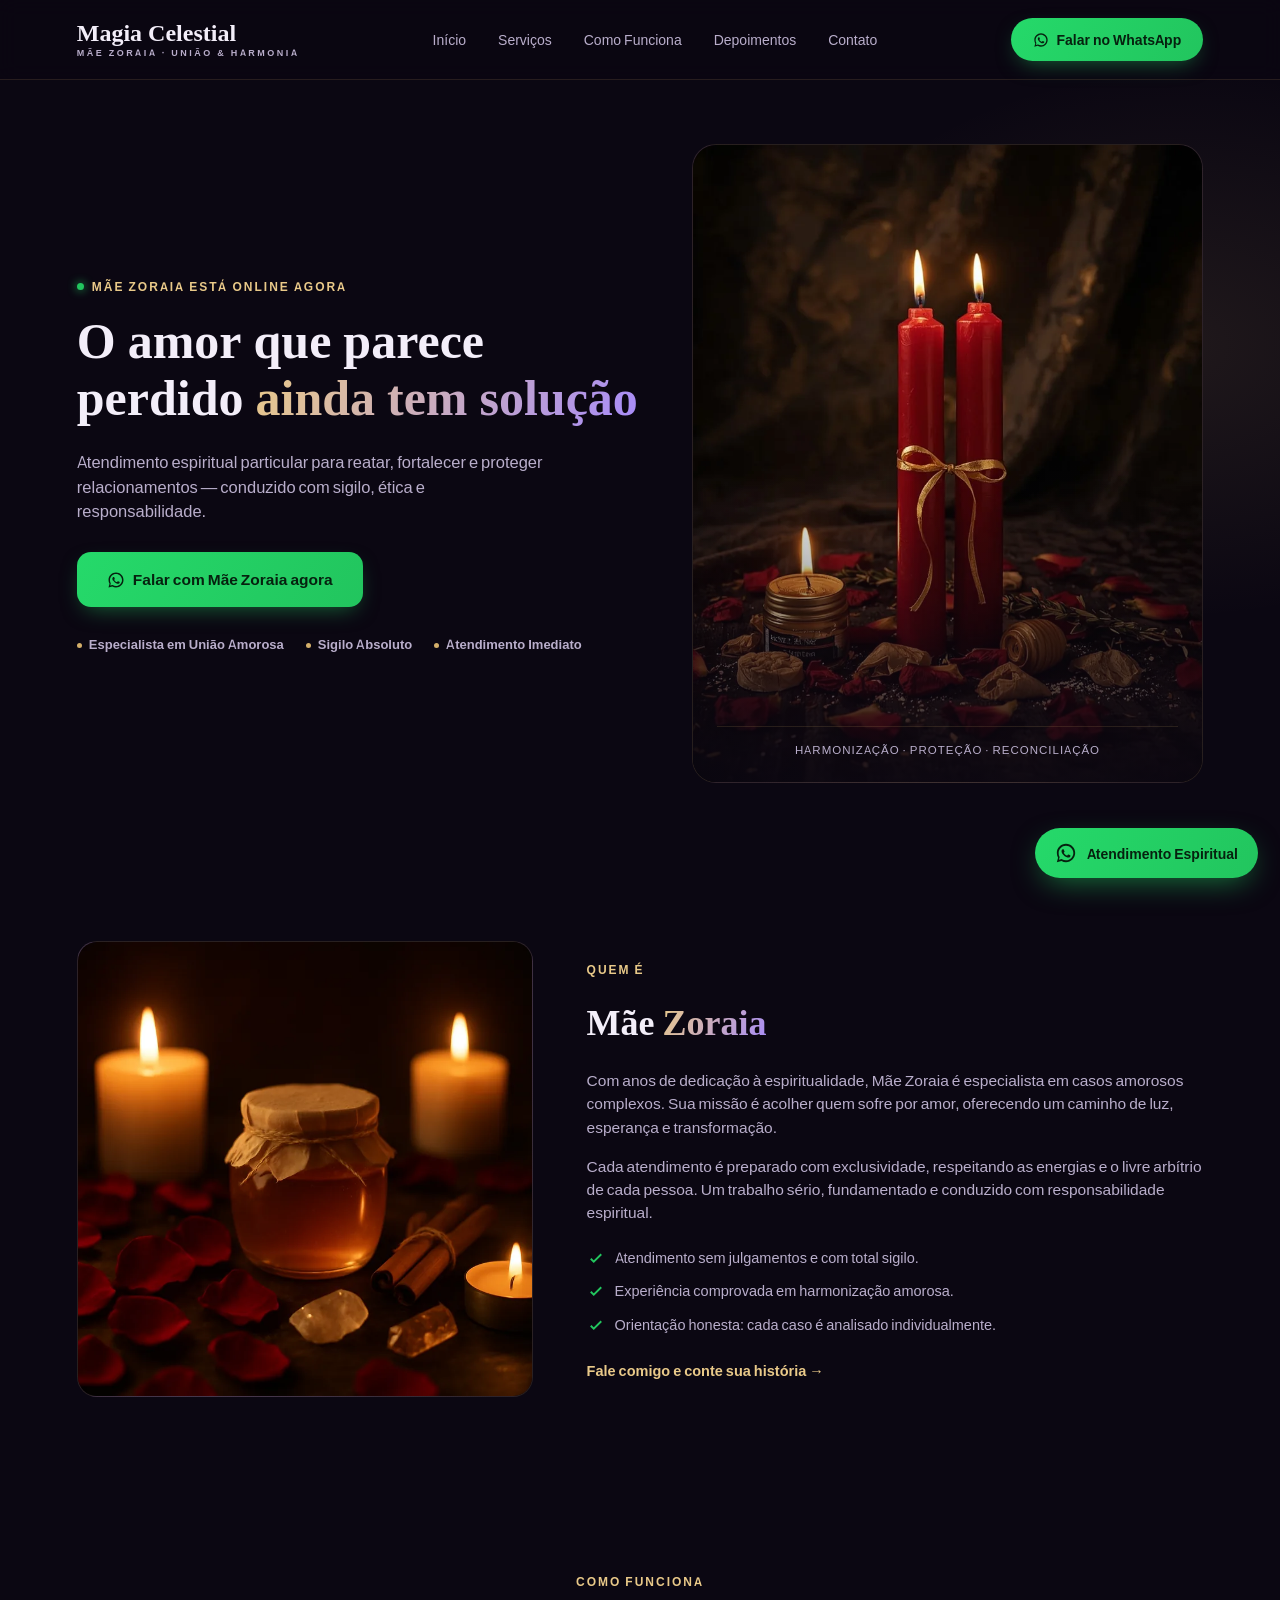
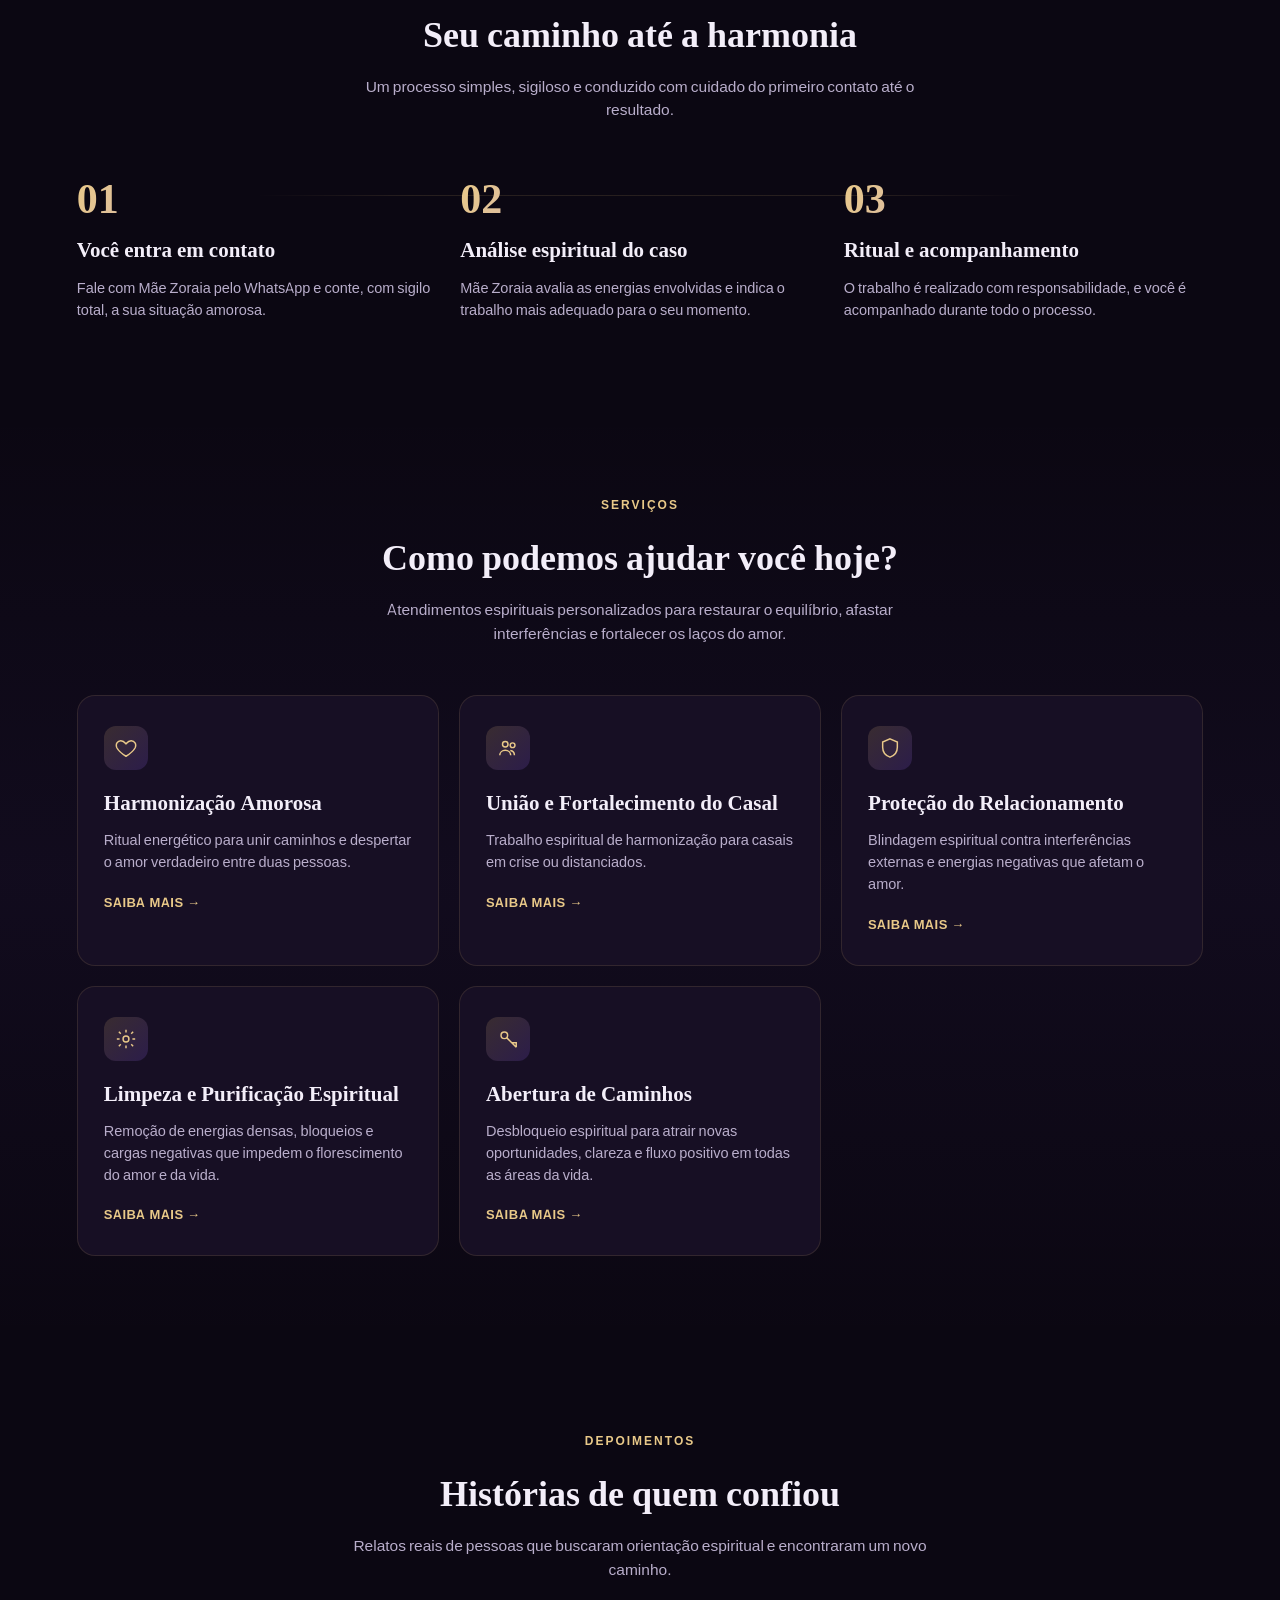
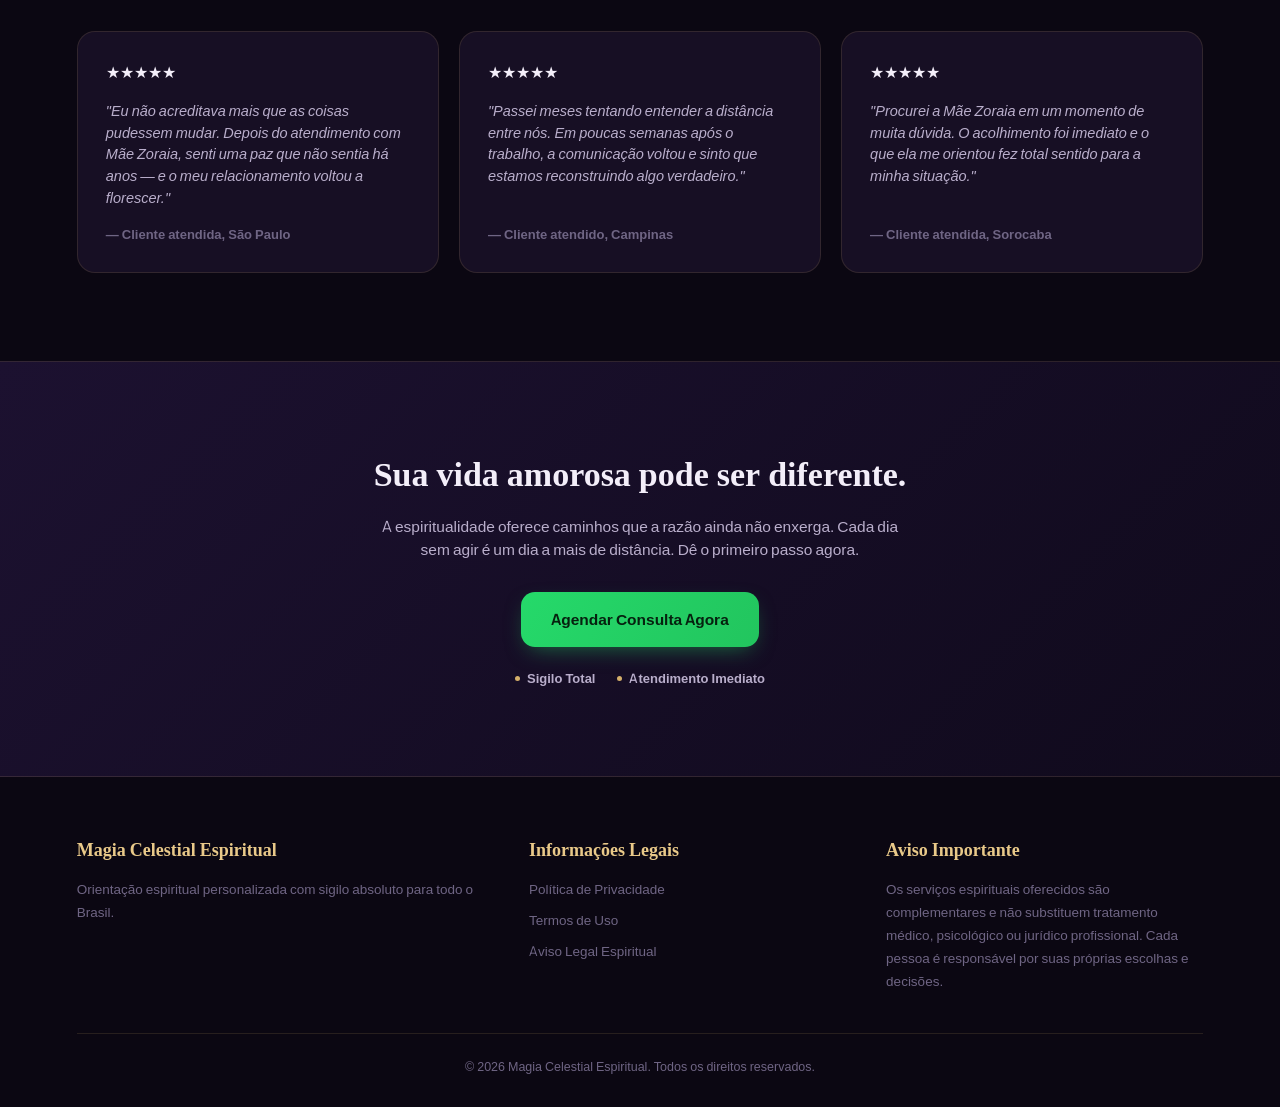
<file: index.html>
<!DOCTYPE html>
<html lang="pt-BR">
<head>
<meta charset="UTF-8">
<meta name="viewport" content="width=device-width, initial-scale=1.0">
<title>Mãe Zoraia | Trabalhos Espirituais para o Amor — Magia Celestial</title>
<meta name="description" content="Atendimento espiritual particular com Mãe Zoraia: harmonização amorosa, união de casal, proteção e limpeza espiritual. Sigilo absoluto e atendimento imediato.">
<link rel="preconnect" href="https://fonts.gstatic.com" crossorigin>
<link rel="stylesheet" href="assets/css/style.css">
<link rel="icon" href="assets/img/favicon.png" type="image/png">

<!-- Google tag (gtag.js) -->
<script async src="https://www.googletagmanager.com/gtag/js?id=AW-18288266277"></script>
<script>
  window.dataLayer = window.dataLayer || [];
  function gtag(){dataLayer.push(arguments);}
  gtag('js', new Date());
  gtag('config', 'AW-18288266277');
</script>
<!-- Google Tag Manager -->
<script>(function(w,d,s,l,i){w[l]=w[l]||[];w[l].push({'gtm.start':
new Date().getTime(),event:'gtm.js'});var f=d.getElementsByTagName(s)[0],
j=d.createElement(s),dl=l!='dataLayer'?'&l='+l:'';j.async=true;j.src=
'https://www.googletagmanager.com/gtm.js?id='+i+dl;f.parentNode.insertBefore(j,f);
})(window,document,'script','dataLayer','GTM-WKDNQGSQ');</script>
<!-- End Google Tag Manager -->

</head>
<body>

<!-- Google Tag Manager (noscript) -->
<noscript><iframe src="https://www.googletagmanager.com/ns.html?id=GTM-WKDNQGSQ"
height="0" width="0" style="display:none;visibility:hidden"></iframe></noscript>
<!-- End Google Tag Manager (noscript) -->

<header class="site-header">
  <div class="logo">Magia Celestial<span>MÃE ZORAIA · UNIÃO &amp; HARMONIA</span></div>
  <nav>
    <ul class="nav-links">
      <li><a href="#inicio">Início</a></li>
      <li><a href="#servicos">Serviços</a></li>
      <li><a href="#como-funciona">Como Funciona</a></li>
      <li><a href="#depoimentos">Depoimentos</a></li>
      <li><a href="#contato">Contato</a></li>
    </ul>
  </nav>
  <a class="btn btn-whats" href="https://wa.me/5511948742111?text=Ol%C3%A1%2C%20Mãe%20Zoraia!%20Gostaria%20de%20falar%20sobre%20um%20atendimento%20espiritual." target="_blank" rel="noopener">
    <svg width="16" height="16" viewBox="0 0 24 24" fill="currentColor"><path d="M12 2C6.48 2 2 6.48 2 12c0 1.85.5 3.58 1.36 5.07L2 22l5.07-1.33A9.96 9.96 0 0 0 12 22c5.52 0 10-4.48 10-10S17.52 2 12 2zm0 18c-1.6 0-3.1-.43-4.4-1.18l-.31-.18-3.01.79.8-2.94-.2-.32A7.96 7.96 0 0 1 4 12c0-4.41 3.59-8 8-8s8 3.59 8 8-3.59 8-8 8zm4.4-5.6c-.24-.12-1.43-.71-1.65-.79-.22-.08-.38-.12-.54.12-.16.24-.62.79-.76.95-.14.16-.28.18-.52.06-.24-.12-1.01-.37-1.92-1.19-.71-.63-1.19-1.41-1.33-1.65-.14-.24-.01-.37.11-.49.11-.11.24-.28.36-.42.12-.14.16-.24.24-.4.08-.16.04-.3-.02-.42-.06-.12-.54-1.3-.74-1.78-.19-.46-.39-.4-.54-.41h-.46c-.16 0-.42.06-.64.3-.22.24-.84.82-.84 2s.86 2.32.98 2.48c.12.16 1.69 2.58 4.1 3.62.57.25 1.02.4 1.37.51.58.18 1.1.16 1.51.1.46-.07 1.43-.58 1.63-1.15.2-.57.2-1.05.14-1.15-.06-.1-.22-.16-.46-.28z"/></svg>
    Falar no WhatsApp
  </a>
  <button class="menu-toggle" id="menuToggle" aria-label="Abrir menu">☰</button>
</header>

<div class="mobile-nav" id="mobileNav">
  <button class="close-btn" id="closeMenu" aria-label="Fechar menu">×</button>
  <a href="#inicio">Início</a>
  <a href="#servicos">Serviços</a>
  <a href="#como-funciona">Como Funciona</a>
  <a href="#depoimentos">Depoimentos</a>
  <a href="#contato">Contato</a>
  <a class="btn btn-whats lg" href="https://wa.me/5511948742111?text=Ol%C3%A1%2C%20Mãe%20Zoraia!%20Gostaria%20de%20falar%20sobre%20um%20atendimento%20espiritual." target="_blank" rel="noopener">Falar no WhatsApp</a>
</div>

<section class="hero" id="inicio">
  <div class="container">
    <div>
      <div class="eyebrow pulse">Mãe Zoraia está online agora</div>
      <h1>O amor que parece perdido <span class="gradient-text">ainda tem solução</span></h1>
      <p class="sub">Atendimento espiritual particular para reatar, fortalecer e proteger relacionamentos — conduzido com sigilo, ética e responsabilidade.</p>
      <div class="cta-row">
        <a class="btn btn-whats lg" href="https://wa.me/5511948742111?text=Ol%C3%A1%2C%20Mãe%20Zoraia!%20Vim%20pelo%20site%20e%20gostaria%20de%20uma%20orienta%C3%A7%C3%A3o." target="_blank" rel="noopener">
          <svg width="18" height="18" viewBox="0 0 24 24" fill="currentColor"><path d="M12 2C6.48 2 2 6.48 2 12c0 1.85.5 3.58 1.36 5.07L2 22l5.07-1.33A9.96 9.96 0 0 0 12 22c5.52 0 10-4.48 10-10S17.52 2 12 2zm0 18c-1.6 0-3.1-.43-4.4-1.18l-.31-.18-3.01.79.8-2.94-.2-.32A7.96 7.96 0 0 1 4 12c0-4.41 3.59-8 8-8s8 3.59 8 8-3.59 8-8 8zm4.4-5.6c-.24-.12-1.43-.71-1.65-.79-.22-.08-.38-.12-.54.12-.16.24-.62.79-.76.95-.14.16-.28.18-.52.06-.24-.12-1.01-.37-1.92-1.19-.71-.63-1.19-1.41-1.33-1.65-.14-.24-.01-.37.11-.49.11-.11.24-.28.36-.42.12-.14.16-.24.24-.4.08-.16.04-.3-.02-.42-.06-.12-.54-1.3-.74-1.78-.19-.46-.39-.4-.54-.41h-.46c-.16 0-.42.06-.64.3-.22.24-.84.82-.84 2s.86 2.32.98 2.48c.12.16 1.69 2.58 4.1 3.62.57.25 1.02.4 1.37.51.58.18 1.1.16 1.51.1.46-.07 1.43-.58 1.63-1.15.2-.57.2-1.05.14-1.15-.06-.1-.22-.16-.46-.28z"/></svg>
          Falar com Mãe Zoraia agora
        </a>
      </div>
      <div class="badges">
        <div class="badge"><span class="dot"></span>Especialista em União Amorosa</div>
        <div class="badge"><span class="dot"></span>Sigilo Absoluto</div>
        <div class="badge"><span class="dot"></span>Atendimento Imediato</div>
      </div>
    </div>
    <div class="hero-visual">
      <img src="assets/img/hero-candles.webp" alt="Velas vermelhas unidas por fita dourada, ritual de harmonização amorosa" width="800" height="1000" loading="eager" fetchpriority="high">
      <div class="visual-caption">Harmonização · Proteção · Reconciliação</div>
    </div>
  </div>
</section>

<section class="about" id="sobre">
  <div class="container">
    <div class="about-visual">
      <img src="assets/img/about-ritual.webp" alt="Ritual espiritual com velas, mel e cristais usado nos trabalhos de Mãe Zoraia" width="800" height="800" loading="lazy">
    </div>
    <div>
      <div class="eyebrow">Quem é</div>
      <h2 class="serif">Mãe <span class="gradient-text">Zoraia</span></h2>
      <p>Com anos de dedicação à espiritualidade, Mãe Zoraia é especialista em casos amorosos complexos. Sua missão é acolher quem sofre por amor, oferecendo um caminho de luz, esperança e transformação.</p>
      <p>Cada atendimento é preparado com exclusividade, respeitando as energias e o livre arbítrio de cada pessoa. Um trabalho sério, fundamentado e conduzido com responsabilidade espiritual.</p>
      <ul class="checklist">
        <li><svg viewBox="0 0 24 24" fill="none" stroke="currentColor" stroke-width="2.5"><path d="M5 13l4 4L19 7"/></svg>Atendimento sem julgamentos e com total sigilo.</li>
        <li><svg viewBox="0 0 24 24" fill="none" stroke="currentColor" stroke-width="2.5"><path d="M5 13l4 4L19 7"/></svg>Experiência comprovada em harmonização amorosa.</li>
        <li><svg viewBox="0 0 24 24" fill="none" stroke="currentColor" stroke-width="2.5"><path d="M5 13l4 4L19 7"/></svg>Orientação honesta: cada caso é analisado individualmente.</li>
      </ul>
      <a class="link-arrow" href="#contato">Fale comigo e conte sua história →</a>
    </div>
  </div>
</section>

<section id="como-funciona">
  <div class="container">
    <div class="section-head">
      <div class="eyebrow">Como Funciona</div>
      <h2 class="serif">Seu caminho até a harmonia</h2>
      <p>Um processo simples, sigiloso e conduzido com cuidado do primeiro contato até o resultado.</p>
    </div>
    <div class="steps-grid">

      <div class="step-card">
        <span class="step-num">01</span>
        <h3 class="serif">Você entra em contato</h3>
        <p>Fale com Mãe Zoraia pelo WhatsApp e conte, com sigilo total, a sua situação amorosa.</p>
      </div>

      <div class="step-card">
        <span class="step-num">02</span>
        <h3 class="serif">Análise espiritual do caso</h3>
        <p>Mãe Zoraia avalia as energias envolvidas e indica o trabalho mais adequado para o seu momento.</p>
      </div>

      <div class="step-card">
        <span class="step-num">03</span>
        <h3 class="serif">Ritual e acompanhamento</h3>
        <p>O trabalho é realizado com responsabilidade, e você é acompanhado durante todo o processo.</p>
      </div>

    </div>
  </div>
</section>

<section class="services" id="servicos">
  <div class="container">
    <div class="section-head">
      <div class="eyebrow">Serviços</div>
      <h2 class="serif">Como podemos ajudar você hoje?</h2>
      <p>Atendimentos espirituais personalizados para restaurar o equilíbrio, afastar interferências e fortalecer os laços do amor.</p>
    </div>
    <div class="grid-services">

      <div class="card">
        <div class="icon"><svg viewBox="0 0 24 24" fill="none" stroke="currentColor" stroke-width="1.6"><path d="M12 21s-7.5-4.6-10-9.3C0.3 7.8 2.6 4 6.4 4c2.1 0 3.7 1.2 5.6 3.4C13.9 5.2 15.5 4 17.6 4c3.8 0 6.1 3.8 4.4 7.7C19.5 16.4 12 21 12 21z"/></svg></div>
        <h3 class="serif">Harmonização Amorosa</h3>
        <p>Ritual energético para unir caminhos e despertar o amor verdadeiro entre duas pessoas.</p>
        <a href="#contato">SAIBA MAIS →</a>
      </div>

      <div class="card">
        <div class="icon"><svg viewBox="0 0 24 24" fill="none" stroke="currentColor" stroke-width="1.6"><circle cx="9" cy="8" r="3"/><circle cx="17" cy="9" r="2.6"/><path d="M3 20c0-3.3 2.7-5.5 6-5.5s6 2.2 6 5.5"/><path d="M14.5 14.8c2.6.3 4.5 2.2 4.5 5.2"/></svg></div>
        <h3 class="serif">União e Fortalecimento do Casal</h3>
        <p>Trabalho espiritual de harmonização para casais em crise ou distanciados.</p>
        <a href="#contato">SAIBA MAIS →</a>
      </div>

      <div class="card">
        <div class="icon"><svg viewBox="0 0 24 24" fill="none" stroke="currentColor" stroke-width="1.6"><path d="M12 2l8 3.5v5.7C20 16.7 16.6 20.4 12 22c-4.6-1.6-8-5.3-8-10.8V5.5L12 2z"/></svg></div>
        <h3 class="serif">Proteção do Relacionamento</h3>
        <p>Blindagem espiritual contra interferências externas e energias negativas que afetam o amor.</p>
        <a href="#contato">SAIBA MAIS →</a>
      </div>

      <div class="card">
        <div class="icon"><svg viewBox="0 0 24 24" fill="none" stroke="currentColor" stroke-width="1.6"><path d="M12 2v3M12 19v3M4.2 4.2l2.1 2.1M17.7 17.7l2.1 2.1M2 12h3M19 12h3M4.2 19.8l2.1-2.1M17.7 6.3l2.1-2.1"/><circle cx="12" cy="12" r="3.2"/></svg></div>
        <h3 class="serif">Limpeza e Purificação Espiritual</h3>
        <p>Remoção de energias densas, bloqueios e cargas negativas que impedem o florescimento do amor e da vida.</p>
        <a href="#contato">SAIBA MAIS →</a>
      </div>

      <div class="card">
        <div class="icon"><svg viewBox="0 0 24 24" fill="none" stroke="currentColor" stroke-width="1.6"><circle cx="8" cy="8" r="3.6"/><path d="M10.5 10.5L21 21M16 16h5v5"/></svg></div>
        <h3 class="serif">Abertura de Caminhos</h3>
        <p>Desbloqueio espiritual para atrair novas oportunidades, clareza e fluxo positivo em todas as áreas da vida.</p>
        <a href="#contato">SAIBA MAIS →</a>
      </div>

    </div>
  </div>
</section>

<section id="depoimentos">
  <div class="container">
    <div class="section-head">
      <div class="eyebrow">Depoimentos</div>
      <h2 class="serif">Histórias de quem confiou</h2>
      <p>Relatos reais de pessoas que buscaram orientação espiritual e encontraram um novo caminho.</p>
    </div>
    <div class="testimonial-track">

      <div class="t-card">
        <div class="stars">★★★★★</div>
        <p>"Eu não acreditava mais que as coisas pudessem mudar. Depois do atendimento com Mãe Zoraia, senti uma paz que não sentia há anos — e o meu relacionamento voltou a florescer."</p>
        <div class="t-author">— Cliente atendida, São Paulo</div>
      </div>

      <div class="t-card">
        <div class="stars">★★★★★</div>
        <p>"Passei meses tentando entender a distância entre nós. Em poucas semanas após o trabalho, a comunicação voltou e sinto que estamos reconstruindo algo verdadeiro."</p>
        <div class="t-author">— Cliente atendido, Campinas</div>
      </div>

      <div class="t-card">
        <div class="stars">★★★★★</div>
        <p>"Procurei a Mãe Zoraia em um momento de muita dúvida. O acolhimento foi imediato e o que ela me orientou fez total sentido para a minha situação."</p>
        <div class="t-author">— Cliente atendida, Sorocaba</div>
      </div>

    </div>
  </div>
</section>

<section class="cta-final" id="contato">
  <div class="container">
    <h2 class="serif">Sua vida amorosa pode ser diferente.</h2>
    <p>A espiritualidade oferece caminhos que a razão ainda não enxerga. Cada dia sem agir é um dia a mais de distância. Dê o primeiro passo agora.</p>
    <a class="btn btn-whats lg" href="https://wa.me/5511948742111?text=Ol%C3%A1%2C%20Mãe%20Zoraia!%20Quero%20agendar%20uma%20consulta." target="_blank" rel="noopener">Agendar Consulta Agora</a>
    <div class="badges">
      <div class="badge"><span class="dot"></span>Sigilo Total</div>
      <div class="badge"><span class="dot"></span>Atendimento Imediato</div>
    </div>
  </div>
</section>

<footer>
  <div class="container">
    <div class="footer-grid">
      <div>
        <h4 class="serif">Magia Celestial Espiritual</h4>
        <p>Orientação espiritual personalizada com sigilo absoluto para todo o Brasil.</p>
      </div>
      <div>
        <h4 class="serif">Informações Legais</h4>
        <ul>
          <li><a href="#">Política de Privacidade</a></li>
          <li><a href="#">Termos de Uso</a></li>
          <li><a href="#">Aviso Legal Espiritual</a></li>
        </ul>
      </div>
      <div>
        <h4 class="serif">Aviso Importante</h4>
        <p>Os serviços espirituais oferecidos são complementares e não substituem tratamento médico, psicológico ou jurídico profissional. Cada pessoa é responsável por suas próprias escolhas e decisões.</p>
      </div>
    </div>
    <div class="footer-bottom">© 2026 Magia Celestial Espiritual. Todos os direitos reservados.</div>
  </div>
</footer>

<a class="float-whats" href="https://wa.me/5511948742111?text=Ol%C3%A1%2C%20Mãe%20Zoraia!%20Gostaria%20de%20um%20atendimento%20espiritual." target="_blank" rel="noopener" aria-label="Falar no WhatsApp">
  <svg width="22" height="22" viewBox="0 0 24 24" fill="currentColor"><path d="M12 2C6.48 2 2 6.48 2 12c0 1.85.5 3.58 1.36 5.07L2 22l5.07-1.33A9.96 9.96 0 0 0 12 22c5.52 0 10-4.48 10-10S17.52 2 12 2zm0 18c-1.6 0-3.1-.43-4.4-1.18l-.31-.18-3.01.79.8-2.94-.2-.32A7.96 7.96 0 0 1 4 12c0-4.41 3.59-8 8-8s8 3.59 8 8-3.59 8-8 8zm4.4-5.6c-.24-.12-1.43-.71-1.65-.79-.22-.08-.38-.12-.54.12-.16.24-.62.79-.76.95-.14.16-.28.18-.52.06-.24-.12-1.01-.37-1.92-1.19-.71-.63-1.19-1.41-1.33-1.65-.14-.24-.01-.37.11-.49.11-.11.24-.28.36-.42.12-.14.16-.24.24-.4.08-.16.04-.3-.02-.42-.06-.12-.54-1.3-.74-1.78-.19-.46-.39-.4-.54-.41h-.46c-.16 0-.42.06-.64.3-.22.24-.84.82-.84 2s.86 2.32.98 2.48c.12.16 1.69 2.58 4.1 3.62.57.25 1.02.4 1.37.51.58.18 1.1.16 1.51.1.46-.07 1.43-.58 1.63-1.15.2-.57.2-1.05.14-1.15-.06-.1-.22-.16-.46-.28z"/></svg>
  <span>Atendimento Espiritual</span>
</a>

<script src="assets/js/main.js"></script>
</body>
</html>
</file>
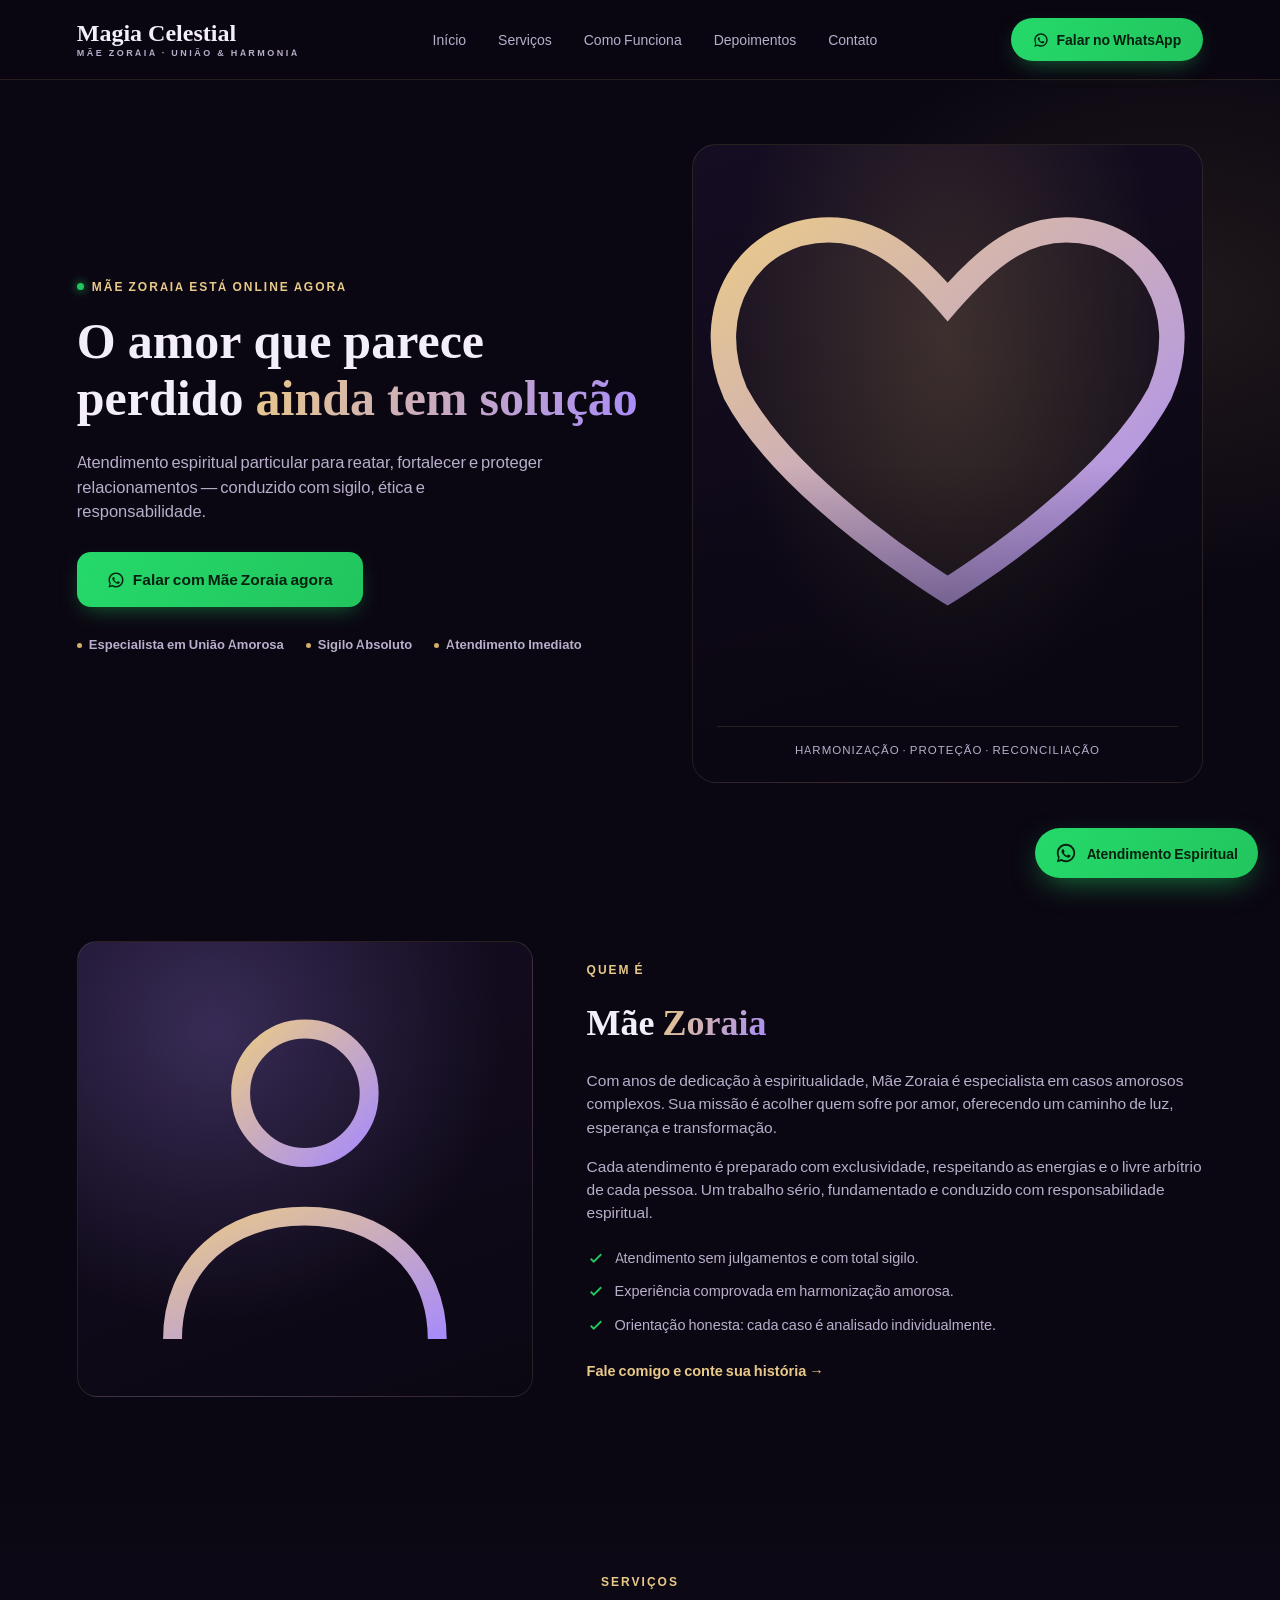
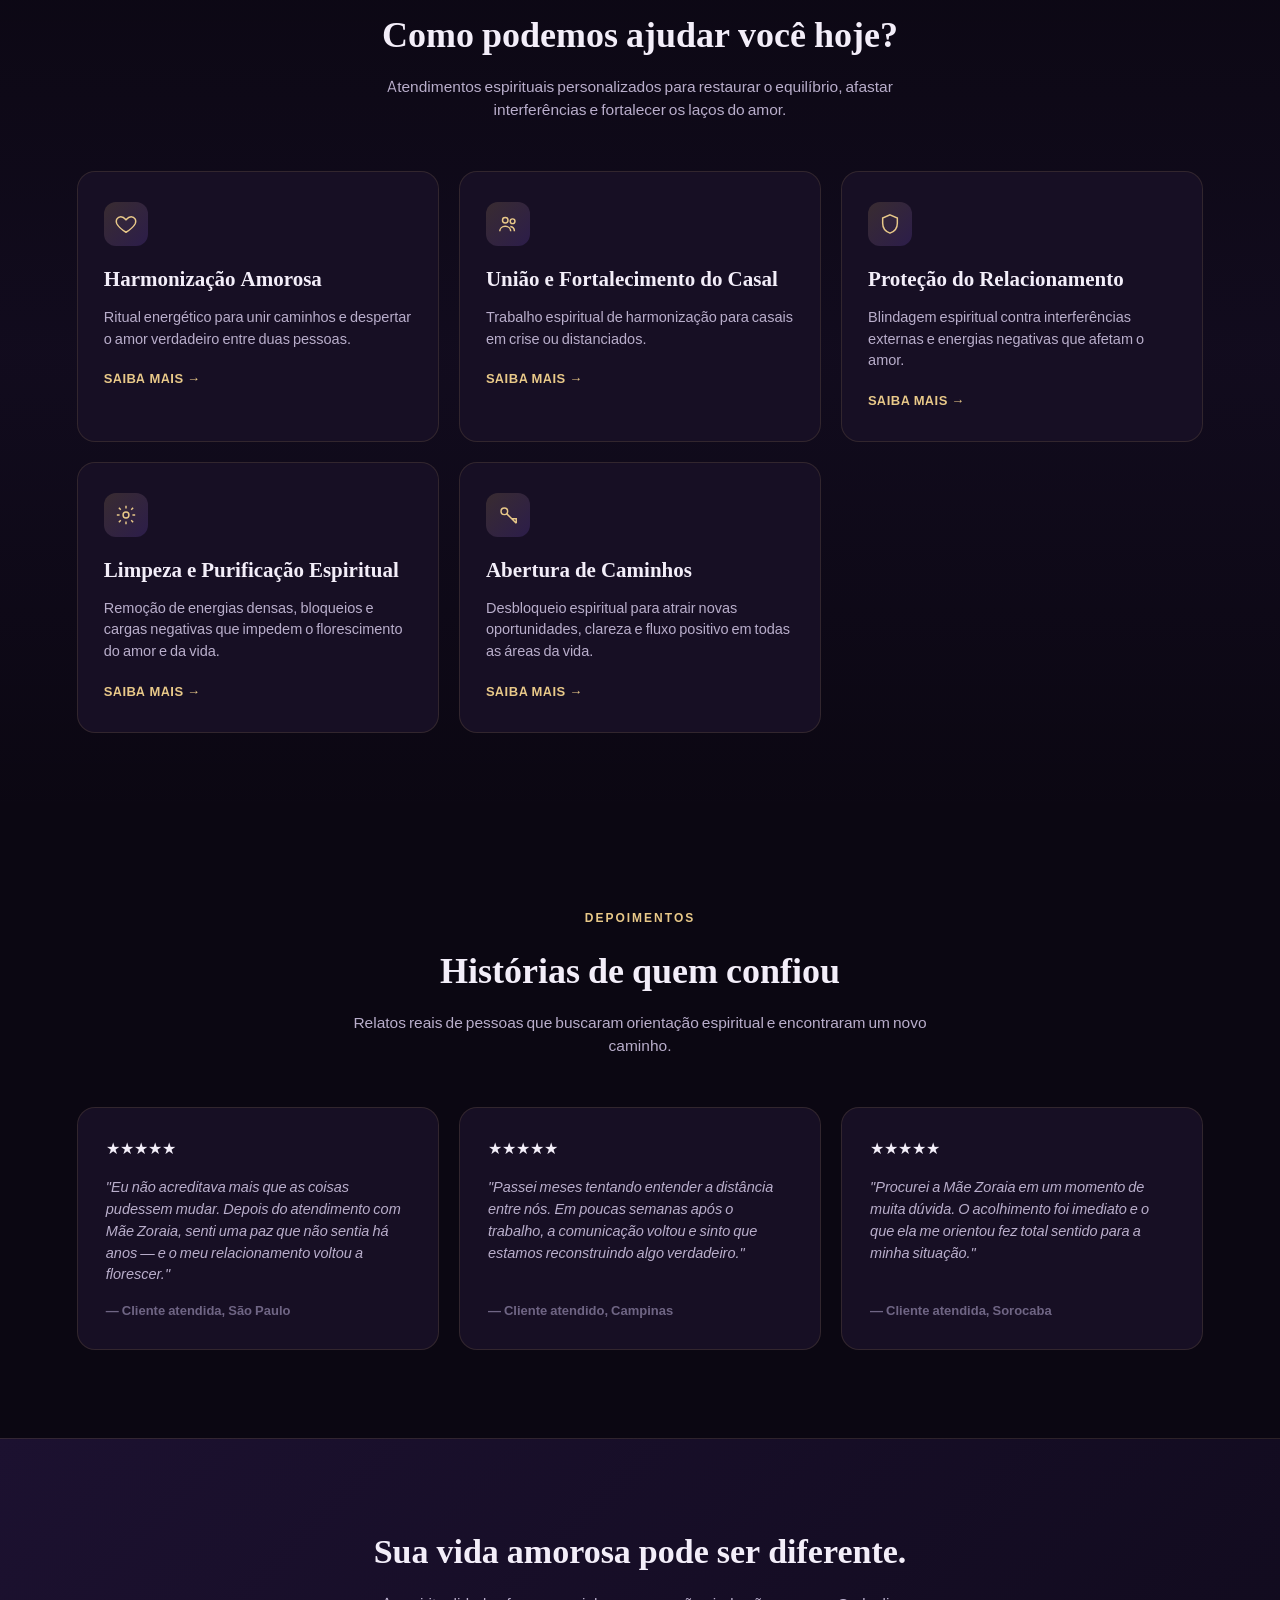
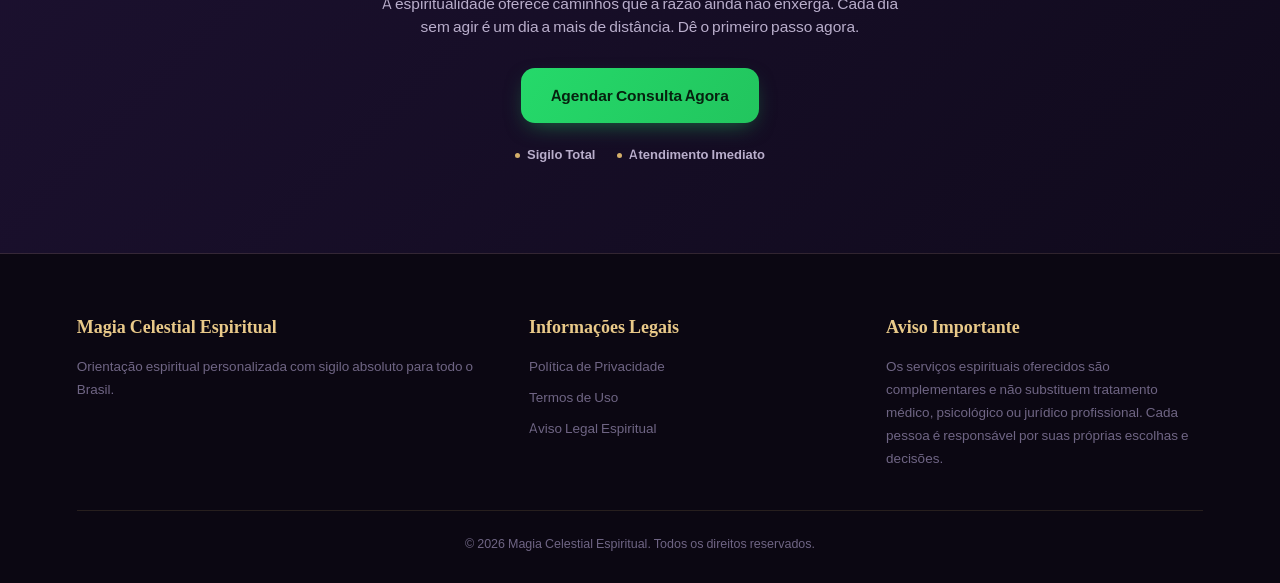
<file: index_1.html>
<!DOCTYPE html>
<html lang="pt-BR">
<head>
<meta charset="UTF-8">
<meta name="viewport" content="width=device-width, initial-scale=1.0">
<title>Mãe Zoraia | Trabalhos Espirituais para o Amor — Magia Celestial</title>
<meta name="description" content="Atendimento espiritual particular com Mãe Zoraia: harmonização amorosa, união de casal, proteção e limpeza espiritual. Sigilo absoluto e atendimento imediato.">
<link rel="preconnect" href="https://fonts.gstatic.com" crossorigin>
<link rel="stylesheet" href="assets/css/style.css">
<link rel="icon" href="assets/img/favicon.png" type="image/png">

<!-- ===================================================== -->
<!-- TAGS DO GERENCIADOR DE TRÁFEGO: inserir aqui (GTM/Pixel/etc) -->
<!-- ===================================================== -->

</head>
<body>

<!-- ===================================================== -->
<!-- TAGS DO GERENCIADOR DE TRÁFEGO (noscript, se necessário): inserir aqui -->
<!-- ===================================================== -->

<header class="site-header">
  <div class="logo">Magia Celestial<span>MÃE ZORAIA · UNIÃO &amp; HARMONIA</span></div>
  <nav>
    <ul class="nav-links">
      <li><a href="#inicio">Início</a></li>
      <li><a href="#servicos">Serviços</a></li>
      <li><a href="#como-funciona">Como Funciona</a></li>
      <li><a href="#depoimentos">Depoimentos</a></li>
      <li><a href="#contato">Contato</a></li>
    </ul>
  </nav>
  <a class="btn btn-whats" href="https://wa.me/5511948742111?text=Ol%C3%A1%2C%20Mãe%20Zoraia!%20Gostaria%20de%20falar%20sobre%20um%20atendimento%20espiritual." target="_blank" rel="noopener">
    <svg width="16" height="16" viewBox="0 0 24 24" fill="currentColor"><path d="M12 2C6.48 2 2 6.48 2 12c0 1.85.5 3.58 1.36 5.07L2 22l5.07-1.33A9.96 9.96 0 0 0 12 22c5.52 0 10-4.48 10-10S17.52 2 12 2zm0 18c-1.6 0-3.1-.43-4.4-1.18l-.31-.18-3.01.79.8-2.94-.2-.32A7.96 7.96 0 0 1 4 12c0-4.41 3.59-8 8-8s8 3.59 8 8-3.59 8-8 8zm4.4-5.6c-.24-.12-1.43-.71-1.65-.79-.22-.08-.38-.12-.54.12-.16.24-.62.79-.76.95-.14.16-.28.18-.52.06-.24-.12-1.01-.37-1.92-1.19-.71-.63-1.19-1.41-1.33-1.65-.14-.24-.01-.37.11-.49.11-.11.24-.28.36-.42.12-.14.16-.24.24-.4.08-.16.04-.3-.02-.42-.06-.12-.54-1.3-.74-1.78-.19-.46-.39-.4-.54-.41h-.46c-.16 0-.42.06-.64.3-.22.24-.84.82-.84 2s.86 2.32.98 2.48c.12.16 1.69 2.58 4.1 3.62.57.25 1.02.4 1.37.51.58.18 1.1.16 1.51.1.46-.07 1.43-.58 1.63-1.15.2-.57.2-1.05.14-1.15-.06-.1-.22-.16-.46-.28z"/></svg>
    Falar no WhatsApp
  </a>
  <button class="menu-toggle" id="menuToggle" aria-label="Abrir menu">☰</button>
</header>

<div class="mobile-nav" id="mobileNav">
  <button class="close-btn" id="closeMenu" aria-label="Fechar menu">×</button>
  <a href="#inicio">Início</a>
  <a href="#servicos">Serviços</a>
  <a href="#como-funciona">Como Funciona</a>
  <a href="#depoimentos">Depoimentos</a>
  <a href="#contato">Contato</a>
  <a class="btn btn-whats lg" href="https://wa.me/5511948742111?text=Ol%C3%A1%2C%20Mãe%20Zoraia!%20Gostaria%20de%20falar%20sobre%20um%20atendimento%20espiritual." target="_blank" rel="noopener">Falar no WhatsApp</a>
</div>

<section class="hero" id="inicio">
  <div class="container">
    <div>
      <div class="eyebrow pulse">Mãe Zoraia está online agora</div>
      <h1>O amor que parece perdido <span class="gradient-text">ainda tem solução</span></h1>
      <p class="sub">Atendimento espiritual particular para reatar, fortalecer e proteger relacionamentos — conduzido com sigilo, ética e responsabilidade.</p>
      <div class="cta-row">
        <a class="btn btn-whats lg" href="https://wa.me/5511948742111?text=Ol%C3%A1%2C%20Mãe%20Zoraia!%20Vim%20pelo%20site%20e%20gostaria%20de%20uma%20orienta%C3%A7%C3%A3o." target="_blank" rel="noopener">
          <svg width="18" height="18" viewBox="0 0 24 24" fill="currentColor"><path d="M12 2C6.48 2 2 6.48 2 12c0 1.85.5 3.58 1.36 5.07L2 22l5.07-1.33A9.96 9.96 0 0 0 12 22c5.52 0 10-4.48 10-10S17.52 2 12 2zm0 18c-1.6 0-3.1-.43-4.4-1.18l-.31-.18-3.01.79.8-2.94-.2-.32A7.96 7.96 0 0 1 4 12c0-4.41 3.59-8 8-8s8 3.59 8 8-3.59 8-8 8zm4.4-5.6c-.24-.12-1.43-.71-1.65-.79-.22-.08-.38-.12-.54.12-.16.24-.62.79-.76.95-.14.16-.28.18-.52.06-.24-.12-1.01-.37-1.92-1.19-.71-.63-1.19-1.41-1.33-1.65-.14-.24-.01-.37.11-.49.11-.11.24-.28.36-.42.12-.14.16-.24.24-.4.08-.16.04-.3-.02-.42-.06-.12-.54-1.3-.74-1.78-.19-.46-.39-.4-.54-.41h-.46c-.16 0-.42.06-.64.3-.22.24-.84.82-.84 2s.86 2.32.98 2.48c.12.16 1.69 2.58 4.1 3.62.57.25 1.02.4 1.37.51.58.18 1.1.16 1.51.1.46-.07 1.43-.58 1.63-1.15.2-.57.2-1.05.14-1.15-.06-.1-.22-.16-.46-.28z"/></svg>
          Falar com Mãe Zoraia agora
        </a>
      </div>
      <div class="badges">
        <div class="badge"><span class="dot"></span>Especialista em União Amorosa</div>
        <div class="badge"><span class="dot"></span>Sigilo Absoluto</div>
        <div class="badge"><span class="dot"></span>Atendimento Imediato</div>
      </div>
    </div>
    <div class="hero-visual">
      <div class="ring ring-1"></div>
      <div class="ring ring-2"></div>
      <svg viewBox="0 0 24 24" fill="none" stroke="url(#g1)" stroke-width="1.2">
        <defs><linearGradient id="g1" x1="0" y1="0" x2="1" y2="1"><stop offset="0%" stop-color="#e9c989"/><stop offset="100%" stop-color="#a78bfa"/></linearGradient></defs>
        <path d="M12 21s-7.5-4.6-10-9.3C0.3 7.8 2.6 4 6.4 4c2.1 0 3.7 1.2 5.6 3.4C13.9 5.2 15.5 4 17.6 4c3.8 0 6.1 3.8 4.4 7.7C19.5 16.4 12 21 12 21z" fill="rgba(233,201,137,0.05)"/>
      </svg>
      <div class="visual-caption">Harmonização · Proteção · Reconciliação</div>
    </div>
  </div>
</section>

<section class="about" id="sobre">
  <div class="container">
    <div class="about-visual">
      <svg viewBox="0 0 24 24" fill="none" stroke="url(#g2)" stroke-width="1">
        <defs><linearGradient id="g2" x1="0" y1="0" x2="1" y2="1"><stop offset="0%" stop-color="#e9c989"/><stop offset="100%" stop-color="#a78bfa"/></linearGradient></defs>
        <circle cx="12" cy="8" r="3.4"/>
        <path d="M5 21c0-4 3-6.5 7-6.5s7 2.5 7 6.5"/>
      </svg>
    </div>
    <div>
      <div class="eyebrow">Quem é</div>
      <h2 class="serif">Mãe <span class="gradient-text">Zoraia</span></h2>
      <p>Com anos de dedicação à espiritualidade, Mãe Zoraia é especialista em casos amorosos complexos. Sua missão é acolher quem sofre por amor, oferecendo um caminho de luz, esperança e transformação.</p>
      <p>Cada atendimento é preparado com exclusividade, respeitando as energias e o livre arbítrio de cada pessoa. Um trabalho sério, fundamentado e conduzido com responsabilidade espiritual.</p>
      <ul class="checklist">
        <li><svg viewBox="0 0 24 24" fill="none" stroke="currentColor" stroke-width="2.5"><path d="M5 13l4 4L19 7"/></svg>Atendimento sem julgamentos e com total sigilo.</li>
        <li><svg viewBox="0 0 24 24" fill="none" stroke="currentColor" stroke-width="2.5"><path d="M5 13l4 4L19 7"/></svg>Experiência comprovada em harmonização amorosa.</li>
        <li><svg viewBox="0 0 24 24" fill="none" stroke="currentColor" stroke-width="2.5"><path d="M5 13l4 4L19 7"/></svg>Orientação honesta: cada caso é analisado individualmente.</li>
      </ul>
      <a class="link-arrow" href="#contato">Fale comigo e conte sua história →</a>
    </div>
  </div>
</section>

<section class="services" id="servicos">
  <div class="container">
    <div class="section-head">
      <div class="eyebrow">Serviços</div>
      <h2 class="serif">Como podemos ajudar você hoje?</h2>
      <p>Atendimentos espirituais personalizados para restaurar o equilíbrio, afastar interferências e fortalecer os laços do amor.</p>
    </div>
    <div class="grid-services">

      <div class="card">
        <div class="icon"><svg viewBox="0 0 24 24" fill="none" stroke="currentColor" stroke-width="1.6"><path d="M12 21s-7.5-4.6-10-9.3C0.3 7.8 2.6 4 6.4 4c2.1 0 3.7 1.2 5.6 3.4C13.9 5.2 15.5 4 17.6 4c3.8 0 6.1 3.8 4.4 7.7C19.5 16.4 12 21 12 21z"/></svg></div>
        <h3 class="serif">Harmonização Amorosa</h3>
        <p>Ritual energético para unir caminhos e despertar o amor verdadeiro entre duas pessoas.</p>
        <a href="#contato">SAIBA MAIS →</a>
      </div>

      <div class="card">
        <div class="icon"><svg viewBox="0 0 24 24" fill="none" stroke="currentColor" stroke-width="1.6"><circle cx="9" cy="8" r="3"/><circle cx="17" cy="9" r="2.6"/><path d="M3 20c0-3.3 2.7-5.5 6-5.5s6 2.2 6 5.5"/><path d="M14.5 14.8c2.6.3 4.5 2.2 4.5 5.2"/></svg></div>
        <h3 class="serif">União e Fortalecimento do Casal</h3>
        <p>Trabalho espiritual de harmonização para casais em crise ou distanciados.</p>
        <a href="#contato">SAIBA MAIS →</a>
      </div>

      <div class="card">
        <div class="icon"><svg viewBox="0 0 24 24" fill="none" stroke="currentColor" stroke-width="1.6"><path d="M12 2l8 3.5v5.7C20 16.7 16.6 20.4 12 22c-4.6-1.6-8-5.3-8-10.8V5.5L12 2z"/></svg></div>
        <h3 class="serif">Proteção do Relacionamento</h3>
        <p>Blindagem espiritual contra interferências externas e energias negativas que afetam o amor.</p>
        <a href="#contato">SAIBA MAIS →</a>
      </div>

      <div class="card">
        <div class="icon"><svg viewBox="0 0 24 24" fill="none" stroke="currentColor" stroke-width="1.6"><path d="M12 2v3M12 19v3M4.2 4.2l2.1 2.1M17.7 17.7l2.1 2.1M2 12h3M19 12h3M4.2 19.8l2.1-2.1M17.7 6.3l2.1-2.1"/><circle cx="12" cy="12" r="3.2"/></svg></div>
        <h3 class="serif">Limpeza e Purificação Espiritual</h3>
        <p>Remoção de energias densas, bloqueios e cargas negativas que impedem o florescimento do amor e da vida.</p>
        <a href="#contato">SAIBA MAIS →</a>
      </div>

      <div class="card">
        <div class="icon"><svg viewBox="0 0 24 24" fill="none" stroke="currentColor" stroke-width="1.6"><circle cx="8" cy="8" r="3.6"/><path d="M10.5 10.5L21 21M16 16h5v5"/></svg></div>
        <h3 class="serif">Abertura de Caminhos</h3>
        <p>Desbloqueio espiritual para atrair novas oportunidades, clareza e fluxo positivo em todas as áreas da vida.</p>
        <a href="#contato">SAIBA MAIS →</a>
      </div>

    </div>
  </div>
</section>

<section id="depoimentos">
  <div class="container">
    <div class="section-head">
      <div class="eyebrow">Depoimentos</div>
      <h2 class="serif">Histórias de quem confiou</h2>
      <p>Relatos reais de pessoas que buscaram orientação espiritual e encontraram um novo caminho.</p>
    </div>
    <div class="testimonial-track">

      <div class="t-card">
        <div class="stars">★★★★★</div>
        <p>"Eu não acreditava mais que as coisas pudessem mudar. Depois do atendimento com Mãe Zoraia, senti uma paz que não sentia há anos — e o meu relacionamento voltou a florescer."</p>
        <div class="t-author">— Cliente atendida, São Paulo</div>
      </div>

      <div class="t-card">
        <div class="stars">★★★★★</div>
        <p>"Passei meses tentando entender a distância entre nós. Em poucas semanas após o trabalho, a comunicação voltou e sinto que estamos reconstruindo algo verdadeiro."</p>
        <div class="t-author">— Cliente atendido, Campinas</div>
      </div>

      <div class="t-card">
        <div class="stars">★★★★★</div>
        <p>"Procurei a Mãe Zoraia em um momento de muita dúvida. O acolhimento foi imediato e o que ela me orientou fez total sentido para a minha situação."</p>
        <div class="t-author">— Cliente atendida, Sorocaba</div>
      </div>

    </div>
  </div>
</section>

<section class="cta-final" id="contato">
  <div class="container">
    <h2 class="serif">Sua vida amorosa pode ser diferente.</h2>
    <p>A espiritualidade oferece caminhos que a razão ainda não enxerga. Cada dia sem agir é um dia a mais de distância. Dê o primeiro passo agora.</p>
    <a class="btn btn-whats lg" href="https://wa.me/5511948742111?text=Ol%C3%A1%2C%20Mãe%20Zoraia!%20Quero%20agendar%20uma%20consulta." target="_blank" rel="noopener">Agendar Consulta Agora</a>
    <div class="badges">
      <div class="badge"><span class="dot"></span>Sigilo Total</div>
      <div class="badge"><span class="dot"></span>Atendimento Imediato</div>
    </div>
  </div>
</section>

<footer>
  <div class="container">
    <div class="footer-grid">
      <div>
        <h4 class="serif">Magia Celestial Espiritual</h4>
        <p>Orientação espiritual personalizada com sigilo absoluto para todo o Brasil.</p>
      </div>
      <div>
        <h4 class="serif">Informações Legais</h4>
        <ul>
          <li><a href="#">Política de Privacidade</a></li>
          <li><a href="#">Termos de Uso</a></li>
          <li><a href="#">Aviso Legal Espiritual</a></li>
        </ul>
      </div>
      <div>
        <h4 class="serif">Aviso Importante</h4>
        <p>Os serviços espirituais oferecidos são complementares e não substituem tratamento médico, psicológico ou jurídico profissional. Cada pessoa é responsável por suas próprias escolhas e decisões.</p>
      </div>
    </div>
    <div class="footer-bottom">© 2026 Magia Celestial Espiritual. Todos os direitos reservados.</div>
  </div>
</footer>

<a class="float-whats" href="https://wa.me/5511948742111?text=Ol%C3%A1%2C%20Mãe%20Zoraia!%20Gostaria%20de%20um%20atendimento%20espiritual." target="_blank" rel="noopener" aria-label="Falar no WhatsApp">
  <svg width="22" height="22" viewBox="0 0 24 24" fill="currentColor"><path d="M12 2C6.48 2 2 6.48 2 12c0 1.85.5 3.58 1.36 5.07L2 22l5.07-1.33A9.96 9.96 0 0 0 12 22c5.52 0 10-4.48 10-10S17.52 2 12 2zm0 18c-1.6 0-3.1-.43-4.4-1.18l-.31-.18-3.01.79.8-2.94-.2-.32A7.96 7.96 0 0 1 4 12c0-4.41 3.59-8 8-8s8 3.59 8 8-3.59 8-8 8zm4.4-5.6c-.24-.12-1.43-.71-1.65-.79-.22-.08-.38-.12-.54.12-.16.24-.62.79-.76.95-.14.16-.28.18-.52.06-.24-.12-1.01-.37-1.92-1.19-.71-.63-1.19-1.41-1.33-1.65-.14-.24-.01-.37.11-.49.11-.11.24-.28.36-.42.12-.14.16-.24.24-.4.08-.16.04-.3-.02-.42-.06-.12-.54-1.3-.74-1.78-.19-.46-.39-.4-.54-.41h-.46c-.16 0-.42.06-.64.3-.22.24-.84.82-.84 2s.86 2.32.98 2.48c.12.16 1.69 2.58 4.1 3.62.57.25 1.02.4 1.37.51.58.18 1.1.16 1.51.1.46-.07 1.43-.58 1.63-1.15.2-.57.2-1.05.14-1.15-.06-.1-.22-.16-.46-.28z"/></svg>
  <span>Atendimento Espiritual</span>
</a>

<script src="assets/js/main.js"></script>
</body>
</html>
</file>
<file: assets/css/style.css>
@font-face{font-family:'Cormorant Garamond';font-style:normal;font-weight:500;font-display:swap;src:url('../cormorant-500.woff2') format('woff2');unicode-range:U+0000-00FF,U+0131,U+0152-0153,U+02BB-02BC,U+2000-206F,U+2074,U+20AC,U+2122,U+2191,U+2193,U+2212,U+2215,U+FEFF,U+FFFD;}
@font-face{font-family:'Cormorant Garamond';font-style:normal;font-weight:500;font-display:swap;src:url('../cormorant-500-ext.woff2') format('woff2');unicode-range:U+0100-024F,U+0259,U+1E00-1EFF,U+2020,U+20A0-20AB,U+20AD-20CF,U+2113,U+2C60-2C7F,U+A720-A7FF;}
@font-face{font-family:'Cormorant Garamond';font-style:normal;font-weight:600;font-display:swap;src:url('../cormorant-600.woff2') format('woff2');unicode-range:U+0000-00FF,U+0131,U+0152-0153,U+02BB-02BC,U+2000-206F,U+2074,U+20AC,U+2122,U+2191,U+2193,U+2212,U+2215,U+FEFF,U+FFFD;}
@font-face{font-family:'Cormorant Garamond';font-style:normal;font-weight:600;font-display:swap;src:url('../cormorant-600-ext.woff2') format('woff2');unicode-range:U+0100-024F,U+0259,U+1E00-1EFF,U+2020,U+20A0-20AB,U+20AD-20CF,U+2113,U+2C60-2C7F,U+A720-A7FF;}
@font-face{font-family:'Cormorant Garamond';font-style:normal;font-weight:700;font-display:swap;src:url('../cormorant-700.woff2') format('woff2');unicode-range:U+0000-00FF,U+0131,U+0152-0153,U+02BB-02BC,U+2000-206F,U+2074,U+20AC,U+2122,U+2191,U+2193,U+2212,U+2215,U+FEFF,U+FFFD;}
@font-face{font-family:'Cormorant Garamond';font-style:normal;font-weight:700;font-display:swap;src:url('../cormorant-700-ext.woff2') format('woff2');unicode-range:U+0100-024F,U+0259,U+1E00-1EFF,U+2020,U+20A0-20AB,U+20AD-20CF,U+2113,U+2C60-2C7F,U+A720-A7FF;}

@font-face{font-family:'Manrope';font-style:normal;font-weight:400;font-display:swap;src:url('../manrope-400.woff2') format('woff2');unicode-range:U+0000-00FF,U+0131,U+0152-0153,U+02BB-02BC,U+2000-206F,U+2074,U+20AC,U+2122,U+2191,U+2193,U+2212,U+2215,U+FEFF,U+FFFD;}
@font-face{font-family:'Manrope';font-style:normal;font-weight:400;font-display:swap;src:url('../manrope-400-ext.woff2') format('woff2');unicode-range:U+0100-024F,U+0259,U+1E00-1EFF,U+2020,U+20A0-20AB,U+20AD-20CF,U+2113,U+2C60-2C7F,U+A720-A7FF;}
@font-face{font-family:'Manrope';font-style:normal;font-weight:500;font-display:swap;src:url('../manrope-500.woff2') format('woff2');unicode-range:U+0000-00FF,U+0131,U+0152-0153,U+02BB-02BC,U+2000-206F,U+2074,U+20AC,U+2122,U+2191,U+2193,U+2212,U+2215,U+FEFF,U+FFFD;}
@font-face{font-family:'Manrope';font-style:normal;font-weight:500;font-display:swap;src:url('../manrope-500-ext.woff2') format('woff2');unicode-range:U+0100-024F,U+0259,U+1E00-1EFF,U+2020,U+20A0-20AB,U+20AD-20CF,U+2113,U+2C60-2C7F,U+A720-A7FF;}
@font-face{font-family:'Manrope';font-style:normal;font-weight:600;font-display:swap;src:url('../manrope-600.woff2') format('woff2');unicode-range:U+0000-00FF,U+0131,U+0152-0153,U+02BB-02BC,U+2000-206F,U+2074,U+20AC,U+2122,U+2191,U+2193,U+2212,U+2215,U+FEFF,U+FFFD;}
@font-face{font-family:'Manrope';font-style:normal;font-weight:600;font-display:swap;src:url('../manrope-600-ext.woff2') format('woff2');unicode-range:U+0100-024F,U+0259,U+1E00-1EFF,U+2020,U+20A0-20AB,U+20AD-20CF,U+2113,U+2C60-2C7F,U+A720-A7FF;}
@font-face{font-family:'Manrope';font-style:normal;font-weight:700;font-display:swap;src:url('../manrope-700.woff2') format('woff2');unicode-range:U+0000-00FF,U+0131,U+0152-0153,U+02BB-02BC,U+2000-206F,U+2074,U+20AC,U+2122,U+2191,U+2193,U+2212,U+2215,U+FEFF,U+FFFD;}
@font-face{font-family:'Manrope';font-style:normal;font-weight:700;font-display:swap;src:url('../manrope-700-ext.woff2') format('woff2');unicode-range:U+0100-024F,U+0259,U+1E00-1EFF,U+2020,U+20A0-20AB,U+20AD-20CF,U+2113,U+2C60-2C7F,U+A720-A7FF;}
@font-face{font-family:'Manrope';font-style:normal;font-weight:800;font-display:swap;src:url('../manrope-800.woff2') format('woff2');unicode-range:U+0000-00FF,U+0131,U+0152-0153,U+02BB-02BC,U+2000-206F,U+2074,U+20AC,U+2122,U+2191,U+2193,U+2212,U+2215,U+FEFF,U+FFFD;}
@font-face{font-family:'Manrope';font-style:normal;font-weight:800;font-display:swap;src:url('../manrope-800-ext.woff2') format('woff2');unicode-range:U+0100-024F,U+0259,U+1E00-1EFF,U+2020,U+20A0-20AB,U+20AD-20CF,U+2113,U+2C60-2C7F,U+A720-A7FF;}

:root{
  --bg-void: #0b0712;
  --bg-deep: #150d22;
  --bg-card: #170f24;
  --violet: #8b5cf6;
  --violet-soft: #a78bfa;
  --gold: #d4af6a;
  --gold-bright: #e9c989;
  --whats: #22c55e;
  --whats-deep: #17a653;
  --ink: #f3eef9;
  --ink-dim: #b9aecb;
  --ink-faint: #6f6584;
  --border: rgba(212,175,106,0.14);
  --radius: 18px;
}

*,*::before,*::after{box-sizing:border-box;margin:0;padding:0;}
html{scroll-behavior:smooth;}
body{
  background:
    radial-gradient(ellipse 900px 500px at 12% -10%, rgba(139,92,246,0.22), transparent 60%),
    radial-gradient(ellipse 700px 500px at 92% 8%, rgba(212,175,106,0.10), transparent 55%),
    var(--bg-void);
  color:var(--ink);
  font-family:'Manrope',sans-serif;
  line-height:1.5;
  -webkit-font-smoothing:antialiased;
  overflow-x:hidden;
}
img{max-width:100%;display:block;}
a{color:inherit;}
.container{max-width:1280px;margin:0 auto;padding:0 6%;}
.serif{font-family:'Cormorant Garamond',serif;}
.gradient-text{
  background:linear-gradient(120deg,var(--gold-bright),var(--violet-soft));
  -webkit-background-clip:text;background-clip:text;color:transparent;
}
section{padding:88px 0;}
.eyebrow{
  display:inline-flex;align-items:center;gap:8px;
  font-size:12px;letter-spacing:2px;text-transform:uppercase;
  color:var(--gold-bright);font-weight:700;margin-bottom:18px;
}
.eyebrow.pulse::before{content:'';width:7px;height:7px;border-radius:50%;background:var(--whats);box-shadow:0 0 10px var(--whats);animation:pulse 2s infinite;}
@keyframes pulse{0%,100%{opacity:1;}50%{opacity:0.4;}}

/* HEADER */
.site-header{
  position:sticky;top:0;z-index:50;
  display:flex;align-items:center;justify-content:space-between;
  padding:18px 6%;
  background:rgba(11,7,18,0.85);
  backdrop-filter:blur(10px);
  border-bottom:1px solid var(--border);
}
.logo{font-family:'Cormorant Garamond',serif;font-size:24px;font-weight:700;line-height:1.1;}
.logo span{display:block;font-family:'Manrope',sans-serif;font-size:9px;letter-spacing:2.5px;color:var(--ink-dim);font-weight:700;}
.nav-links{display:flex;gap:32px;font-size:14px;color:var(--ink-dim);list-style:none;}
.nav-links a{text-decoration:none;transition:color .2s;}
.nav-links a:hover{color:var(--gold-bright);}
.btn{
  display:inline-flex;align-items:center;gap:8px;
  font-weight:700;font-size:14px;text-decoration:none;
  border-radius:30px;padding:11px 22px;border:none;cursor:pointer;
}
.btn-whats{
  background:linear-gradient(120deg,#25d96a,var(--whats));
  color:#06210f;
  box-shadow:0 8px 22px -8px rgba(34,197,94,0.55);
  transition:transform .2s, box-shadow .2s;
}
.btn-whats:hover{transform:translateY(-1px);box-shadow:0 12px 26px -8px rgba(34,197,94,0.7);}
.btn-whats.lg{padding:16px 30px;font-size:15.5px;border-radius:14px;}
.btn-outline{
  border:1px solid var(--border);color:var(--ink-dim);background:transparent;padding:10px 20px;border-radius:30px;font-size:14px;font-weight:600;text-decoration:none;
}
.menu-toggle{display:none;background:none;border:none;color:var(--ink);font-size:26px;cursor:pointer;}

/* HERO */
.hero{
  padding:64px 0 70px;
}
.hero .container{
  display:grid;grid-template-columns:1.05fr 0.95fr;gap:50px;align-items:center;
}
h1{font-family:'Cormorant Garamond',serif;font-size:50px;line-height:1.14;font-weight:600;margin-bottom:22px;}
.hero p.sub{font-size:16.5px;color:var(--ink-dim);max-width:480px;margin-bottom:28px;}
.cta-row{margin-bottom:28px;}
.badges{display:flex;flex-wrap:wrap;gap:10px 22px;}
.badge{display:flex;align-items:center;gap:7px;font-size:13px;color:var(--ink-dim);font-weight:600;}
.badge .dot{width:5px;height:5px;border-radius:50%;background:var(--gold);flex-shrink:0;}

.hero-visual{
  position:relative;aspect-ratio:4/5;border-radius:24px;overflow:hidden;
  background:radial-gradient(ellipse at 50% 30%, rgba(212,175,106,0.18), transparent 60%), linear-gradient(160deg, var(--bg-deep), #0b0712 80%);
  border:1px solid var(--border);
}
.hero-visual img{width:100%;height:100%;object-fit:cover;object-position:center 20%;display:block;}
.hero-visual::after{
  content:'';position:absolute;inset:0;
  background:linear-gradient(180deg, rgba(11,7,18,0) 50%, rgba(11,7,18,0.85) 100%);
  pointer-events:none;
}
.visual-caption{
  position:absolute;bottom:24px;left:24px;right:24px;font-size:11.5px;color:var(--ink-dim);
  letter-spacing:1px;text-transform:uppercase;border-top:1px solid var(--border);padding-top:14px;text-align:center;
  z-index:1;
}

/* SOBRE */
.about .container{display:grid;grid-template-columns:0.85fr 1.15fr;gap:54px;align-items:center;}
.about-visual{
  aspect-ratio:1/1;border-radius:20px;overflow:hidden;position:relative;
  background:radial-gradient(circle at 30% 20%, rgba(167,139,250,0.25), transparent 60%), linear-gradient(160deg,var(--bg-deep),#0b0712);
  border:1px solid var(--border);
}
.about-visual img{width:100%;height:100%;object-fit:cover;display:block;}
h2{font-family:'Cormorant Garamond',serif;font-size:36px;font-weight:600;margin-bottom:18px;}
.about p{color:var(--ink-dim);margin-bottom:16px;font-size:15.5px;}
.checklist{list-style:none;margin:22px 0;display:flex;flex-direction:column;gap:12px;}
.checklist li{display:flex;gap:10px;align-items:flex-start;font-size:14.5px;color:var(--ink-dim);}
.checklist svg{flex-shrink:0;width:18px;height:18px;color:var(--whats);margin-top:2px;}
.link-arrow{color:var(--gold-bright);text-decoration:none;font-weight:700;font-size:14.5px;}

/* COMO FUNCIONA */
.steps-grid{display:grid;grid-template-columns:repeat(3,1fr);gap:24px;counter-reset:step;}
.step-card{position:relative;padding-top:8px;}
.step-num{
  font-family:'Cormorant Garamond',serif;font-size:42px;font-weight:700;
  background:linear-gradient(120deg,var(--gold-bright),var(--violet-soft));
  -webkit-background-clip:text;background-clip:text;color:transparent;
  line-height:1;margin-bottom:14px;display:block;
}
.step-card h3{font-family:'Cormorant Garamond',serif;font-size:21px;font-weight:600;margin-bottom:10px;}
.step-card p{font-size:14.5px;color:var(--ink-dim);}
.step-connector{
  display:none;
}
@media(min-width:861px){
  .steps-grid{position:relative;}
  .steps-grid::before{
    content:'';position:absolute;top:24px;left:16%;right:16%;height:1px;
    background:linear-gradient(90deg,transparent,var(--border) 20%,var(--border) 80%,transparent);
  }
}

/* SERVICOS */
.services{background:linear-gradient(180deg,transparent,rgba(139,92,246,0.05),transparent);}
.section-head{text-align:center;max-width:600px;margin:0 auto 50px;}
.section-head .eyebrow{display:flex;justify-content:center;}
.section-head h2{margin-bottom:12px;}
.section-head p{color:var(--ink-dim);font-size:15.5px;}
.grid-services{display:grid;grid-template-columns:repeat(3,1fr);gap:20px;}
.card{
  background:var(--bg-card);border:1px solid var(--border);border-radius:var(--radius);
  padding:30px 26px;transition:transform .25s, border-color .25s;
}
.card:hover{transform:translateY(-4px);border-color:rgba(212,175,106,0.4);}
.card .icon{
  width:44px;height:44px;border-radius:12px;
  background:linear-gradient(135deg,rgba(212,175,106,0.18),rgba(139,92,246,0.18));
  display:flex;align-items:center;justify-content:center;margin-bottom:18px;
}
.card .icon svg{width:22px;height:22px;color:var(--gold-bright);}
.card h3{font-family:'Cormorant Garamond',serif;font-size:21px;font-weight:600;margin-bottom:10px;}
.card p{font-size:14.5px;color:var(--ink-dim);margin-bottom:16px;}
.card a{font-size:13px;font-weight:700;color:var(--gold-bright);text-decoration:none;letter-spacing:0.5px;}

/* DEPOIMENTOS */
.testimonial-track{display:grid;grid-template-columns:repeat(3,1fr);gap:20px;}
.t-card{
  background:var(--bg-card);border:1px solid var(--border);border-radius:var(--radius);
  padding:28px;display:flex;flex-direction:column;gap:16px;
}
.stars{display:flex;gap:3px;}
.stars svg{width:15px;height:15px;color:var(--gold);}
.t-card p{font-size:14.5px;color:var(--ink-dim);font-style:italic;flex:1;}
.t-author{font-size:13px;color:var(--ink-faint);font-weight:600;}

/* CTA FINAL */
.cta-final{
  background:linear-gradient(135deg,#1c1130,#100a1c);
  border-top:1px solid var(--border);border-bottom:1px solid var(--border);
  text-align:center;
}
.cta-final h2{font-size:34px;margin-bottom:14px;}
.cta-final p{color:var(--ink-dim);max-width:540px;margin:0 auto 30px;font-size:15.5px;}
.cta-final .badges{justify-content:center;margin-top:22px;}

/* FOOTER */
footer{padding:60px 0 30px;}
.footer-grid{display:grid;grid-template-columns:1.3fr 1fr 1fr;gap:40px;margin-bottom:40px;}
footer h4{font-family:'Cormorant Garamond',serif;font-size:18px;color:var(--gold-bright);margin-bottom:14px;}
footer p, footer li{font-size:13.5px;color:var(--ink-faint);line-height:1.7;}
footer ul{list-style:none;display:flex;flex-direction:column;gap:8px;}
footer a{text-decoration:none;color:var(--ink-faint);}
footer a:hover{color:var(--gold-bright);}
.footer-bottom{
  text-align:center;font-size:12.5px;color:var(--ink-faint);
  border-top:1px solid var(--border);padding-top:24px;
}

/* WHATSAPP FLOAT */
.float-whats{
  position:fixed;bottom:22px;right:22px;z-index:60;
  display:flex;align-items:center;gap:10px;
  background:linear-gradient(120deg,#25d96a,var(--whats));
  color:#06210f;font-weight:700;font-size:14px;
  padding:14px 20px;border-radius:50px;text-decoration:none;
  box-shadow:0 10px 30px -8px rgba(34,197,94,0.6);
  animation:float-in .6s ease both;
}
@keyframes float-in{from{transform:translateY(20px);opacity:0;}to{transform:translateY(0);opacity:1;}}

/* RESPONSIVE */
@media(max-width:980px){
  .grid-services{grid-template-columns:repeat(2,1fr);}
  .testimonial-track{grid-template-columns:1fr;}
  .footer-grid{grid-template-columns:1fr;gap:28px;text-align:center;}
  footer ul{align-items:center;}
}
@media(max-width:860px){
  .nav-links{display:none;}
  .menu-toggle{display:block;}

  .hero .container{grid-template-columns:1fr;text-align:center;}
  .hero{padding:30px 0 50px;}
  h1{font-size:36px;}
  .hero-visual{aspect-ratio:4/3;order:-1;}
  .hero p.sub{margin-left:auto;margin-right:auto;}
  .cta-row{justify-content:center;display:flex;}
  .badges{justify-content:center;}
  .eyebrow.pulse{justify-content:center;}

  .about .container{grid-template-columns:1fr;text-align:center;}
  .about-visual{aspect-ratio:16/9;}
  .about .eyebrow{justify-content:center;display:flex;}
  .about p{text-align:center;}
  .checklist{align-items:center;}
  .checklist li{text-align:left;max-width:340px;margin:0 auto;}

  .grid-services{grid-template-columns:1fr;}
  .card{text-align:center;}
  .card .icon{margin-left:auto;margin-right:auto;}

  .steps-grid{grid-template-columns:1fr;text-align:center;gap:36px;}

  .t-card{text-align:center;}
  .t-card p{text-align:center;}

  section{padding:60px 0;}
  .float-whats span{display:none;}
  .float-whats{padding:16px;border-radius:50%;}
}
@media(max-width:480px){
  h1{font-size:30px;}
  .site-header{padding:14px 5%;}
  .btn-whats:not(.lg){display:none;}
}

/* Mobile nav drawer */
.mobile-nav{
  position:fixed;inset:0;z-index:55;background:rgba(11,7,18,0.97);backdrop-filter:blur(8px);
  display:flex;flex-direction:column;align-items:center;justify-content:center;gap:28px;
  transform:translateY(-100%);transition:transform .3s ease;
}
.mobile-nav.open{transform:translateY(0);}
.mobile-nav a{font-family:'Cormorant Garamond',serif;font-size:26px;text-decoration:none;color:var(--ink);}
.mobile-nav .close-btn{position:absolute;top:20px;right:24px;background:none;border:none;color:var(--ink);font-size:30px;}

@media(prefers-reduced-motion: reduce){
  *{animation-duration:0.01ms !important;transition-duration:0.01ms !important;}
}
</file>
